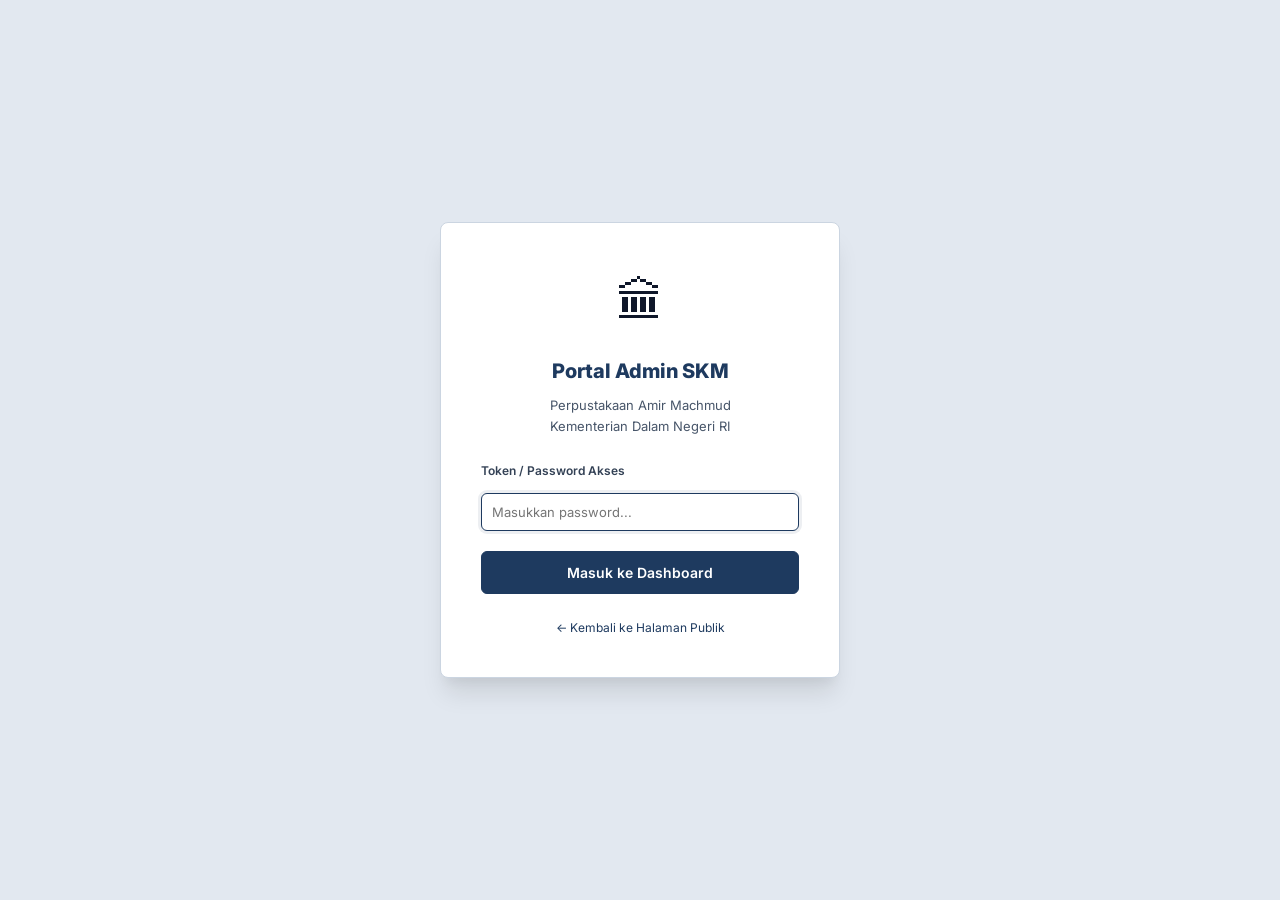
<file: input.html>
<!DOCTYPE html>
<html lang="id">
<head>
  <meta charset="UTF-8" />
  <meta name="viewport" content="width=device-width, initial-scale=1.0" />
  <title>Input Data SKM — Perpustakaan Amir Machmud</title>
  <meta name="description" content="Halaman input data responden Survei Kepuasan Masyarakat (SKM) Perpustakaan Amir Machmud." />
  <link rel="stylesheet" href="css/style.css" />
</head>
<body>
<script>
  // PROTEKSI HALAMAN ADMIN
  if (sessionStorage.getItem("skm_admin_logged_in") !== "true") {
    window.location.href = "login.html";
  }
  function logout() {
    sessionStorage.removeItem("skm_admin_logged_in");
    window.location.href = "login.html";
  }
</script>

<div class="admin-layout">

  <!-- SIDEBAR -->
  <aside class="sidebar">
    <div class="sidebar-brand">
      <div style="font-size:20px;margin-bottom:6px">🏛</div>
      <div class="sidebar-brand-title">Dashboard SKM</div>
      <div class="sidebar-brand-sub">Perpustakaan Amir Machmud</div>
    </div>
    <nav class="sidebar-nav">
      <div class="sidebar-section-label">Menu Utama</div>
      <a class="nav-item" href="admin.html">Dashboard IKM</a>
      <a class="nav-item active" href="input.html">Input Data</a>
      <a class="nav-item" href="index.html" target="_blank">Halaman Publik</a>
      <div class="sidebar-section-label" style="margin-top:16px">Lainnya</div>
      <a class="nav-item" href="https://form.jotform.com/251830774401453" target="_blank">Form Survei Jotform</a>
      <div class="nav-item" onclick="logout()" style="color: var(--red-light); margin-top: 20px;">Keluar / Logout</div>
    </nav>
    <div class="sidebar-footer">
      Dasar Hukum:<br>
      <strong style="color:rgba(255,255,255,0.5)">PermenpanRB No. 14/2017</strong><br>
      Survei Kepuasan Masyarakat
    </div>
  </aside>

  <!-- MAIN CONTENT -->
  <div class="main-content">
    
    <!-- TOPBAR -->
    <header class="topbar">
      <div class="topbar-left">
        <div>
          <div class="topbar-title">Input & Kelola Data SKM</div>
          <div class="topbar-sub">Kementerian Dalam Negeri RI</div>
        </div>
      </div>
      <div class="topbar-right">
        <a href="admin.html" class="btn btn-outline btn-sm">Kembali ke Dashboard</a>
      </div>
    </header>

    <div class="page-body">
      <!-- BREADCRUMB -->
      <div class="breadcrumb" style="margin-bottom:24px;">
        <span>Beranda</span>
        <span class="breadcrumb-sep">/</span>
        <span class="breadcrumb-current">Input Data</span>
      </div>

      <!-- HEADER INFO -->
      <div style="display:flex; justify-content:space-between; align-items:center; margin-bottom:24px; flex-wrap:wrap; gap:16px;">
        <div>
          <h1 style="font-size:24px; color:var(--navy); font-weight:800; line-height:1.2;">Kelola Data Responden</h1>
          <p style="color:var(--text-muted); font-size:13px;">Format sesuai PermenpanRB No. 14 Tahun 2017 (Skala 1-4)</p>
        </div>
        <div style="background:var(--navy-pale); color:var(--navy); padding:8px 16px; border-radius:var(--radius); font-weight:700; font-size:13px;" id="responden-count-badge">
          0 Responden Tersimpan
        </div>
      </div>

      <!-- TABS -->
      <div class="tabs">
        <button class="tab-btn active" id="tab-csv" onclick="switchTab('csv')">Upload CSV (Jotform)</button>
        <button class="tab-btn" id="tab-data" onclick="switchTab('data')">Data Tersimpan</button>
        <button class="tab-btn" id="tab-manual" onclick="switchTab('manual')">Input Manual</button>
      </div>

      <!-- TAB: UPLOAD CSV (JOTFORM) -->
      <div class="tab-panel active" id="panel-csv">
        <div class="card" style="margin-bottom:20px;">
          <div class="card-body">
            <div id="alert-csv"></div>
            
            <div style="background:rgba(37,99,235,0.08); border:1px solid rgba(37,99,235,0.2); border-radius:var(--radius); padding:16px; margin-bottom:24px;">
              <div style="font-size:13px; font-weight:700; color:var(--navy); margin-bottom:6px;">✅ Auto-Detect Jotform</div>
              <div style="font-size:12px; color:var(--text-secondary); line-height:1.6;">
                Sistem otomatis membaca export dari link Jotform perpustakaan. Jawaban teks otomatis dikonversi ke angka 1-4. Urutan Q11 (Sarana) & Q12 (Pengaduan) yang terbalik otomatis disesuaikan.
              </div>
            </div>

            <!-- Drop Zone -->
            <div class="drop-zone" id="drop-zone" onclick="document.getElementById('csv-file-input').click()">
              <div class="drop-zone-icon">📂</div>
              <div class="drop-zone-title">Klik atau drag & drop file CSV di sini</div>
              <div class="drop-zone-sub">Format: .csv dari Jotform Export</div>
              <input type="file" id="csv-file-input" accept=".csv" style="display:none" onchange="handleCSVFile(this.files[0])" />
            </div>

            <!-- Column Mapping (hidden until file loaded) -->
            <div id="csv-mapping-section" style="display:none; margin-top:24px; border-top:1px solid var(--border); padding-top:24px;">
              <div class="section-title">Pemetaan Kolom CSV → Unsur SKM</div>
              <div id="csv-mapping-grid" class="form-grid"></div>
              <div style="margin-top:24px; display:flex; gap:12px;">
                <button class="btn btn-primary" onclick="importCSV()">Simpan Data</button>
                <button class="btn btn-outline" onclick="resetCSV()">Batal</button>
              </div>
            </div>
          </div>
        </div>

        <div class="card">
          <div class="card-header"><div class="card-header-title">Panduan Export Jotform</div></div>
          <div class="card-body">
            <ol style="font-size:12px; color:var(--text-secondary); line-height:2; padding-left:20px; margin:0;">
              <li>Login ke akun <strong>Jotform</strong>.</li>
              <li>Buka form SKM Perpustakaan lalu klik <strong>Submissions</strong>.</li>
              <li>Klik tombol <strong>Download All</strong> di kanan atas, pilih <strong>Download as CSV</strong>.</li>
              <li>Upload file CSV yang didownload ke kotak di atas.</li>
            </ol>
          </div>
        </div>
      </div>

      <!-- TAB: DATA TERSIMPAN -->
      <div class="tab-panel" id="panel-data">
        <div class="card">
          <div class="card-body">
            <div style="display:flex;justify-content:space-between;align-items:center;margin-bottom:20px;flex-wrap:wrap;gap:12px">
              <div style="font-size:14px; font-weight:700; color:var(--navy);">Daftar Responden SKM</div>
              <div style="display:flex;gap:10px;flex-wrap:wrap">
                <button class="btn btn-outline btn-sm" onclick="exportCSV()">Export Backup CSV</button>
                <button class="btn btn-outline btn-sm" onclick="loadDemoData()" style="color:#c47a00;border-color:#c47a00;">Muat Demo Data</button>
                <button class="btn btn-danger btn-sm" onclick="clearAllData()">Hapus Semua Data</button>
              </div>
            </div>
            
            <div id="alert-data"></div>
            
            <div class="tbl-wrap" style="max-height:600px; overflow-y:auto;">
              <table>
                <thead style="position:sticky; top:0; z-index:10;">
                  <tr>
                    <th>ID</th><th>Tanggal</th><th>JK</th><th>Usia</th>
                    <th>Pendidikan</th><th>Layanan</th>
                    <th>U1</th><th>U2</th><th>U3</th><th>U4</th><th>U5</th>
                    <th>U6</th><th>U7</th><th>U8</th><th>U9</th>
                    <th>Aksi</th>
                  </tr>
                </thead>
                <tbody id="tbl-data-body">
                  <!-- Rendered by JS -->
                </tbody>
              </table>
            </div>
            <div id="data-empty" style="text-align:center;padding:40px;color:var(--text-muted);display:none;background:var(--bg);border-radius:var(--radius);margin-top:10px;">
              Belum ada data responden. Silakan upload CSV dari Jotform.
            </div>
          </div>
        </div>
      </div>

      <!-- TAB: INPUT MANUAL -->
      <div class="tab-panel" id="panel-manual">
        <div class="card">
          <div class="card-body">
            <div id="alert-manual"></div>
            <form id="form-manual" onsubmit="submitManual(event)">

              <!-- Profil Responden -->
              <div class="section-title">Profil Responden</div>
              <div class="form-grid" style="margin-bottom:32px">
                <div class="form-group">
                  <label for="f-tanggal">Tanggal Survei</label>
                  <input type="date" id="f-tanggal" class="form-control" required />
                </div>
                <div class="form-group">
                  <label for="f-layanan">Jenis Layanan</label>
                  <select id="f-layanan" class="form-control" required>
                    <option value="">— Pilih Layanan —</option>
                    <option>Sirkulasi</option>
                    <option>Baca di Tempat</option>
                    <option>Audiovisual</option>
                    <option>Konsultasi</option>
                    <option>Baca Koran</option>
                    <option>Majalah Tempo</option>
                  </select>
                </div>
                <div class="form-group">
                  <label for="f-jk">Jenis Kelamin</label>
                  <select id="f-jk" class="form-control" required>
                    <option value="">— Pilih —</option>
                    <option value="L">Laki-laki</option>
                    <option value="P">Perempuan</option>
                  </select>
                </div>
                <div class="form-group">
                  <label for="f-usia">Usia (tahun)</label>
                  <input type="number" id="f-usia" class="form-control" min="15" max="99" required />
                </div>
                <div class="form-group">
                  <label for="f-pendidikan">Pendidikan Terakhir</label>
                  <select id="f-pendidikan" class="form-control" required>
                    <option value="">— Pilih —</option>
                    <option>SD</option><option>SMP</option><option>SMA</option>
                    <option>D3</option><option>S1</option><option>S2</option><option>S3</option>
                  </select>
                </div>
                <div class="form-group">
                  <label for="f-pekerjaan">Pekerjaan</label>
                  <select id="f-pekerjaan" class="form-control" required>
                    <option value="">— Pilih —</option>
                    <option>PNS</option><option>TNI</option><option>POLRI</option>
                    <option>Swasta</option><option>Wirausaha</option>
                    <option>Mahasiswa</option><option>Lainnya</option>
                  </select>
                </div>
              </div>

              <!-- 9 Unsur SKM -->
              <div class="section-title">Penilaian 9 Unsur SKM</div>
              <p style="font-size:12px;color:var(--text-muted);margin-bottom:20px">
                Skala 1 = Tidak Baik, 2 = Kurang Baik, 3 = Baik, 4 = Sangat Baik
              </p>

              <div id="unsur-inputs">
                <!-- Rendered by JS -->
              </div>

              <!-- Saran -->
              <div class="form-group full" style="margin-top:24px">
                <label for="f-saran">Saran / Masukan (Opsional)</label>
                <textarea id="f-saran" class="form-control" rows="3"></textarea>
              </div>

              <!-- Actions -->
              <div style="display:flex;gap:12px;margin-top:32px;border-top:1px solid var(--border);padding-top:24px;">
                <button type="submit" class="btn btn-primary">Simpan Responden</button>
                <button type="button" class="btn btn-outline" onclick="resetForm()">Reset Form</button>
              </div>
            </form>
          </div>
        </div>
      </div>

    </div><!-- /page-body -->
  </div><!-- /main-content -->
</div>

<!-- Scripts -->
<script src="js/data.js"></script>
<script src="js/calculator.js"></script>
<script src="js/storage.js"></script>
<script src="js/csv-parser.js"></script>
<script>
// ===== INPUT PAGE CONTROLLER =====
let csvHeaders = []; let csvRows = [];

document.addEventListener("DOMContentLoaded", () => {
  Storage.init();
  renderUnsurInputs();
  setTodayDate();
  updateRespondenCount();
  setupDropZone();
  if (new URLSearchParams(location.search).get("tab") === "data") switchTab("data");
});

function setTodayDate() { const el = document.getElementById("f-tanggal"); if(el) el.value = new Date().toISOString().split("T")[0]; }

function switchTab(name) {
  ["manual","csv","data"].forEach(t => {
    document.getElementById(`tab-${t}`).classList.toggle("active", t === name);
    document.getElementById(`panel-${t}`).classList.toggle("active", t === name);
  });
  if (name === "data") renderDataTable();
}

function renderUnsurInputs() {
  const container = document.getElementById("unsur-inputs");
  if (!container) return;
  container.innerHTML = UNSUR_SKM.map((u, i) => `
    <div style="margin-bottom:16px;padding-bottom:16px;border-bottom:1px dashed var(--border-dark)">
      <div style="display:flex; justify-content:space-between; align-items:center; margin-bottom:8px;">
        <label style="font-weight:700; color:var(--navy); font-size:13px;">${u.kode} — ${u.nama}</label>
      </div>
      <p style="font-size:11px;color:var(--text-muted);margin-bottom:10px">${u.deskripsi}</p>
      <div class="likert-row" id="likert-${i}">
        ${[1,2,3,4].map(v => `<div class="likert-opt" data-v="${v}" onclick="selectLikert(this,${i},${v})">${v} - ${['Tidak Baik','Kurang Baik','Baik','Sangat Baik'][v-1]}</div>`).join("")}
      </div>
      <input type="hidden" id="u${i+1}-val" name="u${i+1}" required />
    </div>`).join("");
}

function selectLikert(btn, unsurIdx, val) {
  document.querySelectorAll(`#likert-${unsurIdx} .likert-opt`).forEach(b => {
    b.className = "likert-opt"; // reset
  });
  btn.classList.add(`sel-${val}`);
  document.getElementById(`u${unsurIdx+1}-val`).value = val;
}

function submitManual(e) {
  e.preventDefault();
  const u = [];
  for (let i = 1; i <= 9; i++) {
    const val = parseInt(document.getElementById(`u${i}-val`).value);
    if (!val) { showAlert("alert-manual","error","Semua 9 unsur harus diisi."); return; }
    u.push(val);
  }
  const responden = {
    tanggal: document.getElementById("f-tanggal").value, jam: 1,
    jk: document.getElementById("f-jk").value, usia: parseInt(document.getElementById("f-usia").value),
    pendidikan: document.getElementById("f-pendidikan").value, pekerjaan: document.getElementById("f-pekerjaan").value,
    layanan: document.getElementById("f-layanan").value, u, saran: document.getElementById("f-saran").value.trim(),
  };
  Storage.setLiveMode(); Storage.addResponden(responden);
  showAlert("alert-manual","success","Data responden berhasil disimpan!");
  resetForm(); updateRespondenCount();
}

function resetForm() {
  document.getElementById("form-manual").reset(); setTodayDate();
  document.querySelectorAll(".likert-opt").forEach(b => b.className = "likert-opt");
  for (let i = 1; i <= 9; i++) { const el = document.getElementById(`u${i}-val`); if(el) el.value = ""; }
}

// --- CSV Logic ---
function setupDropZone() {
  const dz = document.getElementById("drop-zone");
  if(!dz) return;
  dz.addEventListener("dragover", e=>{e.preventDefault();dz.classList.add("drag-over");});
  dz.addEventListener("dragleave", ()=>dz.classList.remove("drag-over"));
  dz.addEventListener("drop", e=>{e.preventDefault();dz.classList.remove("drag-over");handleCSVFile(e.dataTransfer.files[0]);});
}

function handleCSVFile(file) {
  if (!file) return;
  if (!file.name.endsWith(".csv")) { showAlert("alert-csv","error","File harus format .csv"); return; }
  const reader = new FileReader();
  reader.onload = e => {
    try {
      csvRows = CSVParser.parseCSV(e.target.result);
      csvHeaders = Object.keys(csvRows[0] || {});
      const autoMap = CSVParser.autoDetectMapping(csvHeaders);
      renderMappingUI(autoMap);
      showAlert("alert-csv","success",`File dimuat: ${csvRows.length} baris. Periksa pemetaan kolom.`);
    } catch(err) { showAlert("alert-csv","error",err.message); }
  };
  reader.readAsText(file, "UTF-8");
}

function renderMappingUI(autoMap) {
  const fields = [
    {key:"tanggal",label:"Tanggal"},{key:"jk",label:"Jenis Kelamin"},{key:"usia",label:"Usia"},
    {key:"pendidikan",label:"Pendidikan"},{key:"pekerjaan",label:"Pekerjaan"},{key:"layanan",label:"Layanan"},
    {key:"u1",label:"U1 (Persyaratan)"},{key:"u2",label:"U2 (Prosedur)"},{key:"u3",label:"U3 (Waktu)"},
    {key:"u4",label:"U4 (Biaya)"},{key:"u5",label:"U5 (Produk)"},{key:"u6",label:"U6 (Kompetensi)"},
    {key:"u7",label:"U7 (Perilaku)"},{key:"u8",label:"U8 (Pengaduan - di Jotform Q12)"},{key:"u9",label:"U9 (Sarana - di Jotform Q11)"},
    {key:"saran",label:"Saran"}
  ];
  const required = ["u1","u2","u3","u4","u5","u6","u7","u8","u9"];
  const opts = `<option value="">— Abaikan / Pilih Kolom —</option>` + csvHeaders.map(h => `<option value="${h}">${h}</option>`).join("");
  document.getElementById("csv-mapping-grid").innerHTML = fields.map(f => `
    <div class="form-group"><label>${f.label}${required.includes(f.key)?'<span style="color:var(--red)">*</span>':''}</label>
    <select class="form-control" id="map-${f.key}">${opts}</select></div>`).join("");
  
  for (const [k, v] of Object.entries(autoMap)) {
    const el = document.getElementById(`map-${k}`); if(el) el.value = v;
  }
  document.getElementById("csv-mapping-section").style.display = "block";
}

function importCSV() {
  const mapping = {};
  ["tanggal","jk","usia","pendidikan","pekerjaan","layanan","u1","u2","u3","u4","u5","u6","u7","u8","u9","saran"].forEach(k=>{
    const el = document.getElementById(`map-${k}`); if(el&&el.value) mapping[k] = el.value;
  });
  const missing = ["u1","u2","u3","u4","u5","u6","u7","u8","u9"].filter(k=>!mapping[k]);
  if(missing.length) { showAlert("alert-csv","error",`Kolom wajib belum dipetakan: ${missing.join(", ")}`); return; }

  const { valid, errors } = CSVParser.convertToSKM(csvRows, mapping);
  if(!valid.length) { showAlert("alert-csv","error","Tidak ada data valid yang bisa diimport."); return; }

  Storage.setLiveMode();
  const count = Storage.addBulkResponden(valid);
  showAlert("alert-csv","success",`Berhasil import ${count} data.${errors.length ? ' Beberapa baris dilewati.' : ''}`);
  updateRespondenCount(); resetCSV();
}

function resetCSV() {
  csvRows = []; csvHeaders = [];
  document.getElementById("csv-mapping-section").style.display = "none";
  document.getElementById("csv-file-input").value = "";
}

// --- Data Table ---
function renderDataTable() {
  const all = Storage.getAllResponden();
  const tbody = document.getElementById("tbl-data-body");
  const empty = document.getElementById("data-empty");
  if(!all.length) { tbody.innerHTML=""; empty.style.display="block"; return; }
  empty.style.display = "none";
  tbody.innerHTML = all.slice().reverse().map(r => `
    <tr>
      <td style="font-size:11px;color:var(--text-muted)">#${r.id}</td>
      <td>${r.tanggal}</td><td>${r.jk}</td><td>${r.usia}</td><td>${r.pendidikan}</td>
      <td style="white-space:nowrap">${r.layanan}</td>
      ${r.u.map(v=>`<td style="text-align:center;font-weight:700;color:${['#c0392b','#c47a00','#1a5fa8','#1a8a4a'][v-1]}">${v}</td>`).join("")}
      <td><button onclick="deleteRow(${r.id})" style="background:var(--red-pale);border:none;color:var(--red);padding:4px 8px;border-radius:4px;cursor:pointer;font-size:11px;">Hapus</button></td>
    </tr>`).join("");
}

function deleteRow(id) { if(confirm("Hapus data ini?")) { Storage.deleteResponden(id); renderDataTable(); updateRespondenCount(); } }
function clearAllData() {
  if(confirm("Hapus SEMUA data?")) { Storage.clearAll(); Storage.init(); renderDataTable(); updateRespondenCount(); showAlert("alert-data","success","Semua data dihapus. Demo data aktif."); }
}
function loadDemoData() { Storage.clearAll(); Storage.setDemoMode(); renderDataTable(); updateRespondenCount(); showAlert("alert-data","success","Data demo dimuat."); }
function exportCSV() {
  const all = Storage.getAllResponden(); if(!all.length) return alert("Kosong.");
  const csv = [["id","tanggal","jenis_kelamin","usia","pendidikan","pekerjaan","layanan","u1","u2","u3","u4","u5","u6","u7","u8","u9","saran"].join(","),
    ...all.map(r=>[r.id,r.tanggal,r.jk,r.usia,r.pendidikan,r.pekerjaan,r.layanan,...r.u,`"${r.saran||""}"`].join(","))].join("\n");
  const a = document.createElement("a"); a.href = URL.createObjectURL(new Blob([csv], {type:"text/csv;charset=utf-8;"}));
  a.download = `Backup_SKM_${new Date().toISOString().split("T")[0]}.csv`; a.click();
}

function updateRespondenCount() {
  const n = Storage.getAllResponden().length;
  const el = document.getElementById("responden-count-badge");
  if(el) el.textContent = `${n} Responden Tersimpan`;
}
function showAlert(id, type, msg) {
  const el = document.getElementById(id); if(!el) return;
  el.innerHTML = `<div class="alert alert-${type}">${msg}</div>`;
  setTimeout(() => el.innerHTML="", 5000);
}
</script>
</body>
</html>
</file>
<file: css/style.css>
/* =====================================================
   Dashboard SKM — Perpustakaan Amir Machmud Kemendagri
   Corporate Government Style — Light Mode
   ===================================================== */

@import url('https://fonts.googleapis.com/css2?family=Inter:wght@300;400;500;600;700;800&family=Noto+Sans:wght@400;600;700&display=swap');

:root {
  /* Brand Colors */
  --navy:        #1e3a5f;
  --navy-dark:   #152a45;
  --navy-light:  #2d5282;
  --navy-pale:   #ebf0f7;
  --red:         #c0392b;
  --red-light:   #e74c3c;
  --red-pale:    #fdf0ef;

  /* Neutral */
  --bg:          #e2e8f0; /* Lebih gelap dikit agar card putih lebih nonjol */
  --white:       #ffffff;
  --border:      #cbd5e1; /* Border sedikit lebih tegas */
  --border-dark: #94a3b8;

  /* Text */
  --text-primary:   #0f172a;
  --text-secondary: #334155;
  --text-muted:     #475569;
  --text-light:     #64748b;

  /* Mutu */
  --mutu-a-bg:   #edfaf3; --mutu-a:   #1a8a4a;
  --mutu-b-bg:   #e8f1fb; --mutu-b:   #1a5fa8;
  --mutu-c-bg:   #fff8e8; --mutu-c:   #c47a00;
  --mutu-d-bg:   #fdecea; --mutu-d:   #c0392b;

  /* Layout */
  --sidebar-w:   240px;
  --header-h:    64px;
  --radius:      8px;
  --radius-sm:   6px;
  --shadow-sm:   0 4px 6px -1px rgba(0,0,0,0.1), 0 2px 4px -1px rgba(0,0,0,0.06); /* Shadow lebih berasa */
  --shadow:      0 10px 15px -3px rgba(0,0,0,0.1), 0 4px 6px -2px rgba(0,0,0,0.05);
  --shadow-md:   0 20px 25px -5px rgba(0,0,0,0.1), 0 10px 10px -5px rgba(0,0,0,0.04);
}

*, *::before, *::after { box-sizing: border-box; margin: 0; padding: 0; }
html { scroll-behavior: smooth; }

body {
  font-family: 'Inter', 'Noto Sans', sans-serif;
  background: var(--bg);
  color: var(--text-primary);
  font-size: 15px; /* Bumped from 14px */
  line-height: 1.6;
}

/* ===== PUBLIC PAGE LAYOUT ===== */
.public-layout { min-height: 100vh; display: flex; flex-direction: column; }

/* ===== ADMIN LAYOUT ===== */
.admin-layout { display: flex; min-height: 100vh; }

/* ===== SIDEBAR ===== */
.sidebar {
  width: var(--sidebar-w);
  background: var(--navy);
  min-height: 100vh;
  display: flex;
  flex-direction: column;
  position: fixed;
  left: 0; top: 0; bottom: 0;
  z-index: 100;
  box-shadow: 2px 0 8px rgba(0,0,0,0.15);
}

.sidebar-brand {
  padding: 20px 20px 16px;
  border-bottom: 1px solid rgba(255,255,255,0.1);
}
.sidebar-brand-title {
  font-size: 15px; font-weight: 700; color: #fff;
  letter-spacing: 0.3px; line-height: 1.4;
}
.sidebar-brand-sub { font-size: 11px; color: rgba(255,255,255,0.6); margin-top: 2px; }

.sidebar-nav { flex: 1; padding: 16px 0; }
.sidebar-section-label {
  font-size: 11px; font-weight: 700; color: rgba(255,255,255,0.45);
  letter-spacing: 1.5px; text-transform: uppercase;
  padding: 0 20px; margin: 12px 0 6px;
}
.nav-item {
  display: flex; align-items: center; gap: 10px;
  padding: 12px 20px; color: rgba(255,255,255,0.75);
  font-size: 14px; font-weight: 500; text-decoration: none;
  transition: all 0.15s; border-left: 3px solid transparent;
  cursor: pointer;
}
.nav-item:hover { background: rgba(255,255,255,0.08); color: #fff; }
.nav-item.active {
  background: rgba(255,255,255,0.12); color: #fff;
  border-left-color: var(--red-light);
}
.nav-icon { font-size: 16px; width: 20px; text-align: center; flex-shrink: 0; }

.sidebar-footer {
  padding: 16px 20px;
  border-top: 1px solid rgba(255,255,255,0.1);
  font-size: 11px; color: rgba(255,255,255,0.35); line-height: 1.6;
}

/* ===== MAIN CONTENT (Admin) ===== */
.main-content {
  margin-left: var(--sidebar-w);
  flex: 1;
  display: flex;
  flex-direction: column;
  min-height: 100vh;
}

/* ===== TOPBAR ===== */
.topbar {
  height: var(--header-h);
  background: var(--white);
  border-bottom: 1px solid var(--border);
  display: flex; align-items: center; justify-content: space-between;
  padding: 0 28px;
  position: sticky; top: 0; z-index: 50;
  box-shadow: var(--shadow-sm);
}
.topbar-left { display: flex; align-items: center; gap: 12px; }
.topbar-title { font-size: 18px; font-weight: 700; color: var(--navy); }
.topbar-sub { font-size: 13px; color: var(--text-muted); }
.topbar-right { display: flex; align-items: center; gap: 10px; }

/* ===== PUBLIC HEADER ===== */
.public-header {
  background: var(--white);
  border-bottom: 3px solid var(--red);
  box-shadow: var(--shadow-sm);
}
.public-header-inner {
  max-width: 1100px; margin: 0 auto;
  padding: 16px 24px;
  display: flex; align-items: center; gap: 16px;
}
.gov-logo {
  width: 56px; height: 56px; flex-shrink: 0;
  background: var(--navy);
  border-radius: 50%;
  display: flex; align-items: center; justify-content: center;
  font-size: 24px;
}
.gov-header-text {}
.gov-header-title {
  font-size: 18px; font-weight: 800; color: var(--navy);
  line-height: 1.2;
}
.gov-header-sub {
  font-size: 12px; color: var(--text-secondary);
  margin-top: 2px;
}
.gov-header-npp {
  font-size: 11px; color: var(--text-muted);
}

/* ===== PAGE BODY ===== */
.page-body { padding: 20px 24px; flex: 1; max-width: 1240px; }
.page-body-centered { max-width: 1100px; margin: 0 auto; padding: 28px 24px; }

/* ===== BREADCRUMB ===== */
.breadcrumb {
  display: flex; align-items: center; gap: 6px;
  font-size: 12px; color: var(--text-muted);
  margin-bottom: 20px;
}
.breadcrumb-sep { color: var(--text-light); }
.breadcrumb-current { color: var(--text-primary); font-weight: 600; }

/* ===== SECTION TITLE ===== */
.section-title {
  font-size: 15px; font-weight: 800; color: var(--navy);
  margin-bottom: 14px;
  display: flex; align-items: center; gap: 8px;
  padding-bottom: 9px;
  border-bottom: 1px solid var(--border);
  text-transform: uppercase; letter-spacing: 0.4px;
}

/* ===== CARD ===== */
.card {
  background: var(--white);
  border: 1px solid var(--border);
  border-radius: var(--radius);
  box-shadow: var(--shadow-sm);
}
.card-body { padding: 14px 18px; }
.card-header {
  padding: 12px 18px;
  border-bottom: 1px solid var(--border);
  display: flex; align-items: center; justify-content: space-between;
}
.card-header-title { font-size: 16px; font-weight: 800; color: var(--navy); text-transform: uppercase; letter-spacing: 0.4px; }

/* ===== IKM HERO (Admin) ===== */
.ikm-hero-grid {
  display: grid;
  grid-template-columns: auto 1fr 1fr 1fr;
  gap: 16px;
  margin-bottom: 24px;
}
@media(max-width:1000px){ .ikm-hero-grid{ grid-template-columns: 1fr 1fr; } }
@media(max-width:600px){  .ikm-hero-grid{ grid-template-columns: 1fr; } }

.ikm-main-card {
  background: var(--navy);
  border-radius: var(--radius);
  padding: 18px 22px;
  color: white;
  box-shadow: var(--shadow);
  min-width: 180px;
  position: relative;
  overflow: hidden;
}
.ikm-main-card::after {
  content: "";
  position: absolute; right: -20px; top: -20px;
  width: 100px; height: 100px; border-radius: 50%;
  background: rgba(255,255,255,0.05);
}
.ikm-label-small { font-size: 14px; font-weight: 700; color: rgba(255,255,255,0.7); text-transform: uppercase; letter-spacing: 1px; }
.ikm-score { font-size: 56px; font-weight: 800; line-height: 1; margin: 4px 0 2px; }
.ikm-score-max { font-size: 18px; font-weight: 400; color: rgba(255,255,255,0.7); }
.ikm-periode { font-size: 14px; color: rgba(255,255,255,0.6); margin-top: 8px; }

.stat-card {
  background: var(--white);
  border: 1px solid var(--border);
  border-radius: var(--radius);
  padding: 16px 20px;
  box-shadow: var(--shadow-sm);
}
.stat-card-label { font-size: 14px; font-weight: 800; color: var(--text-muted); text-transform: uppercase; letter-spacing: 0.8px; margin-bottom: 8px; }
.stat-card-value { font-size: 40px; font-weight: 800; line-height: 1; }
.stat-card-sub { font-size: 15px; color: var(--text-muted); margin-top: 5px; }

/* ===== MUTU BADGE ===== */
.mutu-badge {
  display: inline-flex; align-items: center; gap: 6px;
  padding: 4px 12px; border-radius: 20px;
  font-size: 12px; font-weight: 700; letter-spacing: 0.3px;
}
.mutu-A { background: var(--mutu-a-bg); color: var(--mutu-a); }
.mutu-B { background: var(--mutu-b-bg); color: var(--mutu-b); }
.mutu-C { background: var(--mutu-c-bg); color: var(--mutu-c); }
.mutu-D { background: var(--mutu-d-bg); color: var(--mutu-d); }

/* ===== 9 UNSUR GRID ===== */
.unsur-grid {
  display: grid;
  grid-template-columns: repeat(3, 1fr);
  gap: 14px;
}
@media(max-width:900px){ .unsur-grid{ grid-template-columns: repeat(2,1fr); } }
@media(max-width:560px){ .unsur-grid{ grid-template-columns: 1fr; } }

.unsur-card {
  background: var(--white);
  border: 1px solid var(--border);
  border-radius: var(--radius);
  padding: 12px 14px;
  cursor: pointer;
  transition: all 0.15s;
  box-shadow: var(--shadow-sm);
}
.unsur-card:hover {
  border-color: var(--navy-light);
  box-shadow: var(--shadow);
  transform: translateY(-1px);
}
.unsur-card.active { border-color: var(--navy); border-width: 2px; }
.unsur-top { display: flex; justify-content: space-between; align-items: center; margin-bottom: 8px; }
.unsur-kode { font-size: 14px; font-weight: 800; color: var(--text-muted); letter-spacing: 0.5px; }
.unsur-nama { font-size: 15px; font-weight: 600; color: var(--text-secondary); margin-bottom: 8px; line-height: 1.4; min-height: 36px; }
.unsur-score { font-size: 36px; font-weight: 800; margin-bottom: 6px; }
.progress-track { height: 6px; background: var(--bg); border-radius: 99px; overflow: hidden; margin-bottom: 6px; border: 1px solid var(--border); }
.progress-fill { height: 100%; border-radius: 99px; transition: width 0.8s ease; }
.unsur-scale { font-size: 12px; color: var(--text-light); text-align: right; }

/* ===== CHARTS ===== */
.charts-row {
  display: grid;
  grid-template-columns: 3fr 2fr;
  gap: 14px;
  margin-bottom: 20px;
}
@media(max-width:800px){ .charts-row{ grid-template-columns: 1fr; } }

.chart-wrap { height: 240px; position: relative; }
.chart-wrap-sm { height: 180px; position: relative; }

/* ===== TABLE ===== */
.tbl-wrap {
  background: var(--white);
  border: 1px solid var(--border);
  border-radius: var(--radius);
  overflow: hidden;
  box-shadow: var(--shadow-sm);
}
table { width: 100%; border-collapse: collapse; }
thead th {
  background: var(--navy-pale);
  padding: 12px 18px;
  text-align: left;
  font-size: 13px; font-weight: 800; color: var(--navy);
  text-transform: uppercase; letter-spacing: 0.6px;
  border-bottom: 2px solid var(--border);
}
tbody td {
  padding: 14px 18px;
  font-size: 15px; color: var(--text-secondary);
  border-bottom: 1px solid var(--border);
  vertical-align: middle;
}
tbody tr:last-child td { border-bottom: none; }
tbody tr:hover td { background: #fafbfd; }
.rank-badge {
  display: inline-flex; align-items: center; justify-content: center;
  width: 28px; height: 28px; border-radius: 50%;
  background: var(--navy-pale); color: var(--navy);
  font-size: 13px; font-weight: 800;
}

/* ===== PROFIL ===== */
.profil-row {
  display: grid;
  grid-template-columns: 1fr 2fr 1fr;
  gap: 14px;
  margin-bottom: 20px;
}
@media(max-width:900px){ .profil-row{ grid-template-columns: 1fr 1fr; } }
@media(max-width:560px){ .profil-row{ grid-template-columns: 1fr; } }

/* ===== SARAN ===== */
.saran-grid { display: grid; grid-template-columns: repeat(auto-fill,minmax(260px,1fr)); gap: 12px; }
.saran-item {
  background: var(--white); border: 1px solid var(--border);
  border-left: 3px solid var(--navy-light);
  border-radius: var(--radius); padding: 14px 16px;
  box-shadow: var(--shadow-sm);
}
.saran-meta { display: flex; justify-content: space-between; flex-wrap: wrap; gap: 6px; margin-bottom: 8px; }
.saran-layanan { font-size: 10px; font-weight: 700; color: var(--navy); background: var(--navy-pale); padding: 2px 8px; border-radius: 20px; }
.saran-date { font-size: 11px; color: var(--text-muted); }
.saran-text { font-size: 13px; color: var(--text-secondary); font-style: italic; line-height: 1.5; }

/* ===== BUTTONS ===== */
.btn { display: inline-flex; align-items: center; gap: 7px; padding: 9px 18px; border-radius: var(--radius-sm); font-family: inherit; font-size: 13px; font-weight: 600; cursor: pointer; transition: all 0.15s; border: 1px solid transparent; text-decoration: none; }
.btn-primary { background: var(--navy); color: white; border-color: var(--navy); }
.btn-primary:hover { background: var(--navy-dark); box-shadow: var(--shadow); }
.btn-danger { background: var(--red); color: white; border-color: var(--red); }
.btn-danger:hover { background: #a93226; }
.btn-outline { background: white; color: var(--navy); border-color: var(--border-dark); }
.btn-outline:hover { border-color: var(--navy); }
.btn-sm { padding: 6px 12px; font-size: 12px; }
.btn-survey {
  display: inline-flex; align-items: center; gap: 10px;
  background: var(--red); color: white;
  padding: 14px 28px; border-radius: var(--radius);
  font-size: 15px; font-weight: 700; text-decoration: none;
  box-shadow: var(--shadow); transition: all 0.15s;
}
.btn-survey:hover { background: var(--red-light); transform: translateY(-1px); box-shadow: var(--shadow-md); }

/* ===== FORM ===== */
.form-group { display: flex; flex-direction: column; gap: 5px; margin-bottom: 16px; }
label { font-size: 12px; font-weight: 600; color: var(--text-secondary); }
.form-control {
  padding: 9px 12px; border-radius: var(--radius-sm);
  border: 1px solid var(--border-dark); background: var(--white);
  color: var(--text-primary); font-family: inherit; font-size: 13px;
  transition: border-color 0.15s;
}
.form-control:focus { outline: none; border-color: var(--navy); box-shadow: 0 0 0 3px rgba(30,58,95,0.08); }
.form-grid { display: grid; grid-template-columns: 1fr 1fr; gap: 16px; }
@media(max-width:600px){ .form-grid{ grid-template-columns: 1fr; } }
.full { grid-column: 1/-1; }

/* ===== LIKERT ===== */
.likert-row { display: flex; gap: 6px; }
.likert-opt {
  flex: 1; border: 1.5px solid var(--border-dark); border-radius: var(--radius-sm);
  padding: 8px 6px; text-align: center; cursor: pointer;
  font-size: 11px; font-weight: 600; color: var(--text-muted);
  background: var(--white); transition: all 0.15s; user-select: none;
}
.likert-opt:hover { border-color: var(--navy-light); color: var(--navy); }
.likert-opt.sel-1 { background: var(--mutu-d-bg); border-color: var(--mutu-d); color: var(--mutu-d); }
.likert-opt.sel-2 { background: var(--mutu-c-bg); border-color: var(--mutu-c); color: var(--mutu-c); }
.likert-opt.sel-3 { background: var(--mutu-b-bg); border-color: var(--mutu-b); color: var(--mutu-b); }
.likert-opt.sel-4 { background: var(--mutu-a-bg); border-color: var(--mutu-a); color: var(--mutu-a); }

/* ===== TABS ===== */
.tabs { display: flex; border-bottom: 2px solid var(--border); margin-bottom: 20px; }
.tab-btn {
  padding: 10px 20px; font-family: inherit; font-size: 13px; font-weight: 600;
  color: var(--text-muted); background: none; border: none;
  border-bottom: 2px solid transparent; margin-bottom: -2px;
  cursor: pointer; transition: all 0.15s;
}
.tab-btn:hover { color: var(--navy); }
.tab-btn.active { color: var(--navy); border-bottom-color: var(--navy); }
.tab-panel { display: none; }
.tab-panel.active { display: block; }

/* ===== ALERTS ===== */
.alert { padding: 11px 14px; border-radius: var(--radius-sm); font-size: 13px; margin-bottom: 14px; border-left: 4px solid; }
.alert-success { background: var(--mutu-a-bg); border-color: var(--mutu-a); color: #155724; }
.alert-error   { background: var(--mutu-d-bg); border-color: var(--mutu-d); color: #721c24; }
.alert-info    { background: var(--mutu-b-bg); border-color: var(--mutu-b); color: #0c4a6e; }
.alert-warning { background: var(--mutu-c-bg); border-color: var(--mutu-c); color: #7c4700; }

/* ===== DROP ZONE ===== */
.drop-zone {
  border: 2px dashed var(--border-dark); border-radius: var(--radius);
  padding: 40px 24px; text-align: center; cursor: pointer;
  transition: all 0.15s; background: var(--bg);
}
.drop-zone:hover, .drop-zone.drag-over { border-color: var(--navy); background: var(--navy-pale); }
.drop-zone-icon { font-size: 36px; margin-bottom: 10px; }
.drop-zone-title { font-size: 15px; font-weight: 700; color: var(--navy); margin-bottom: 4px; }
.drop-zone-sub { font-size: 12px; color: var(--text-muted); }

/* ===== PUBLIC HERO ===== */
.public-hero {
  background: linear-gradient(135deg, var(--navy) 0%, var(--navy-light) 100%);
  color: white; padding: 48px 24px;
}
.public-hero-inner { max-width: 1100px; margin: 0 auto; }
.public-hero-grid { display: grid; grid-template-columns: 1fr auto; gap: 32px; align-items: center; }
@media(max-width:700px){ .public-hero-grid{ grid-template-columns: 1fr; } }
.public-hero-subtitle { font-size: 13px; color: rgba(255,255,255,0.6); text-transform: uppercase; letter-spacing: 1px; font-weight: 600; margin-bottom: 12px; }
.public-hero-title { font-size: 32px; font-weight: 800; line-height: 1.2; margin-bottom: 8px; }
.public-hero-desc { font-size: 14px; color: rgba(255,255,255,0.75); line-height: 1.7; max-width: 560px; }
.public-ikm-box {
  background: rgba(255,255,255,0.12); border: 1px solid rgba(255,255,255,0.2);
  border-radius: var(--radius); padding: 24px 32px; text-align: center;
  backdrop-filter: blur(6px); min-width: 200px;
}
.public-ikm-num { font-size: 56px; font-weight: 900; line-height: 1; }
.public-ikm-max { font-size: 18px; color: rgba(255,255,255,0.5); }
.public-ikm-label { font-size: 12px; color: rgba(255,255,255,0.6); margin-top: 6px; }
.public-mutu-badge {
  display: inline-block; margin-top: 10px;
  padding: 5px 16px; border-radius: 20px;
  font-size: 14px; font-weight: 800;
  background: rgba(255,255,255,0.2); color: white;
}

/* ===== FOOTER ===== */
.footer {
  background: var(--navy-dark); color: rgba(255,255,255,0.5);
  text-align: center; padding: 20px 24px;
  font-size: 12px; line-height: 1.8;
}
.footer strong { color: rgba(255,255,255,0.7); }

/* ===== FILTER SELECT ===== */
.filter-select {
  padding: 7px 12px; border: 1px solid var(--border-dark);
  border-radius: var(--radius-sm); background: var(--white);
  color: var(--text-primary); font-family: inherit; font-size: 12px; cursor: pointer;
}
.filter-select:focus { outline: none; border-color: var(--navy); }

/* ===== DEMO BADGE ===== */
.demo-badge {
  display: inline-flex; align-items: center; gap: 5px;
  background: #fff8e8; border: 1px solid #f6cc5a;
  color: #7c4700; font-size: 11px; font-weight: 700;
  padding: 4px 10px; border-radius: 20px;
}
.demo-dot { width: 6px; height: 6px; border-radius: 50%; background: var(--mutu-c); }

/* ===== MISC ===== */
.divider { height: 1px; background: var(--border); margin: 20px 0; }
.text-muted { color: var(--text-muted); }
.text-navy  { color: var(--navy); }
.fw-700 { font-weight: 700; }
.mt-4 { margin-top: 4px; }
.mb-16 { margin-bottom: 16px; }
.gap-8 { display: flex; gap: 8px; flex-wrap: wrap; }
.section-gap { margin-bottom: 24px; }

/* ===== PRINT ===== */
@media print {
  .sidebar, .topbar, .btn, .filter-select, .demo-badge { display: none !important; }
  .main-content { margin-left: 0 !important; }
  .admin-layout { display: block; }
  body { background: white; color: black; }
  .card, .unsur-card, .tbl-wrap { box-shadow: none; border: 1px solid #ccc; }
}

/* ===== RESPONSIVE SIDEBAR ===== */
@media(max-width:768px){
  .sidebar { display: none; }
  .main-content { margin-left: 0; }
}
</file>
